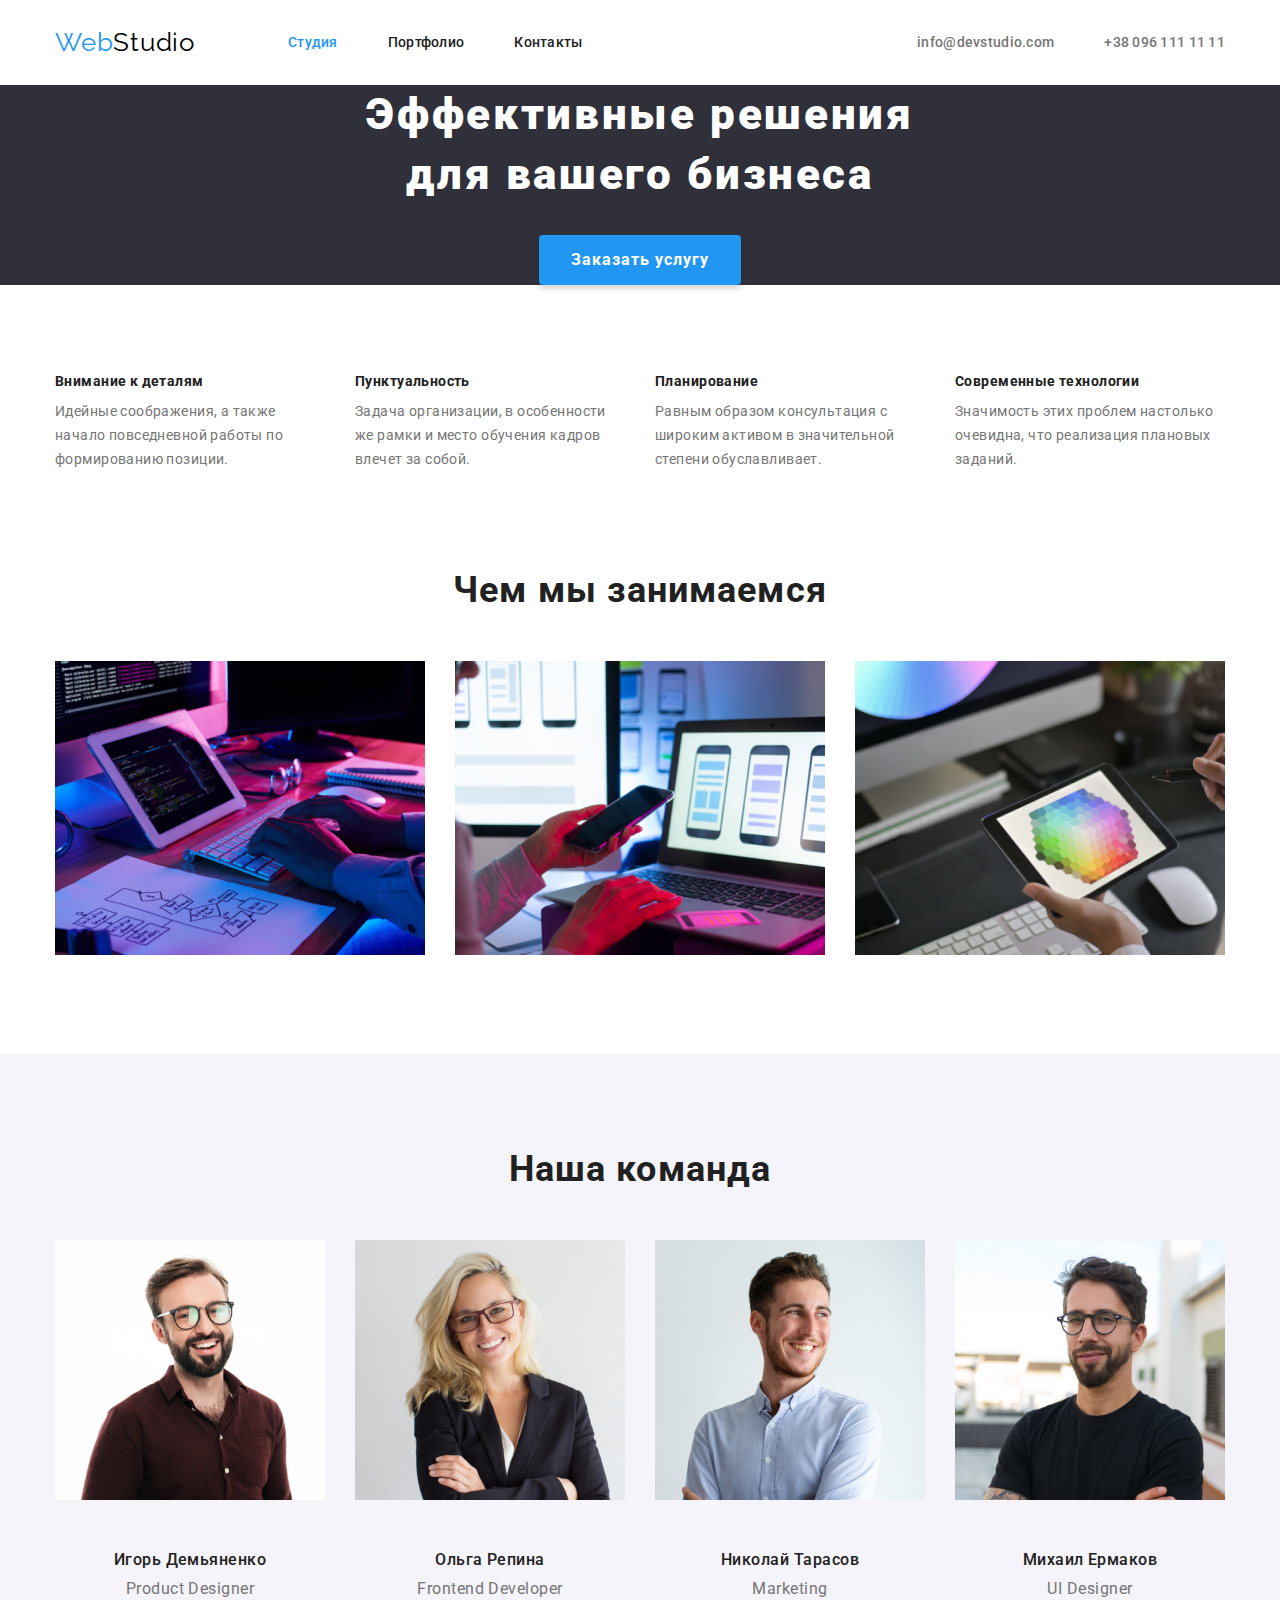
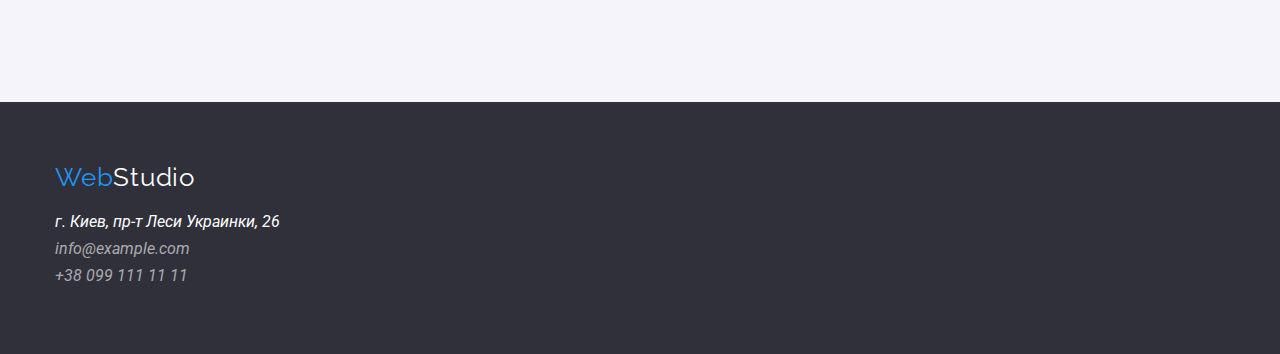
<file: index.html>
<!DOCTYPE html>
<html lang="ru">
  <head>
    <meta charset="UTF-8" />
    <meta name="viewport" content="width=device-width, initial-scale=1.0" />
    <title>Студия</title>
    <link
      href="https://fonts.googleapis.com/css2?family=Raleway:wght@700&family=Roboto:wght@400;500;700&display=swap"
      rel="stylesheet"
    />
    <link
      rel="stylesheet"
      href="https://cdnjs.cloudflare.com/ajax/libs/modern-normalize/0.7.0/modern-normalize.min.css"
    />
    <link rel="stylesheet" href="./CSS/styles.css" />
  </head>

  <body>
    <!-- Шапка -->

    <header class="page-header">
      <div class="header-flex container">
        <a href="/" class="logo"><span class="web-color">Web</span>Studio</a>
        <nav>
          <ul class="site-nav list">
            <li class="item">
              <a href="index.html" class="current">Студия</a>
            </li>
            <li class="item"><a href="portfolio.html">Портфолио</a></li>
            <li class="item"><a href="">Контакты</a></li>
          </ul>
        </nav>

        <!-- <div class="container"> -->
        <ul class="address-header list">
          <li class="item">
            <a href="mailto:info@devstudio.com">info@devstudio.com</a>
          </li>
          <li class="item">
            <a href="tel:+380961111111">+38 096 111 11 11</a>
          </li>
        </ul>
        <!-- </div> -->
      </div>
    </header>

    <!-- Уникальный контент страницы -->
    <main>
      <!-- Баннер -->
      <section class="hero">
        <div class="container">
          <h1 class="hero-title">
            Эффективные решения <br />
            для вашего бизнеса
          </h1>
          <p class="button-container">
            <a href="" class="button">Заказать услугу</a>
          </p>
        </div>
      </section>

      <!-- Особенности -->
      <section class="work-section">
        <div class="container">
          <!-- <h2 class="section-title">Особенности</h2> -->
          <ul class="feature-list list">
            <li class="item">
              <h3 class="title">Внимание к деталям</h3>
              <p class="desc">
                Идейные соображения, а также начало повседневной работы по
                формированию позиции.
              </p>
            </li>
            <li class="item">
              <h3 class="title">Пунктуальность</h3>
              <p class="desc">
                Задача организации, в особенности же рамки и место обучения
                кадров влечет за собой.
              </p>
            </li>
            <li class="item">
              <h3 class="title">Планирование</h3>
              <p class="desc">
                Равным образом консультация с широким активом в значительной
                степени обуславливает.
              </p>
            </li>
            <li class="item">
              <h3 class="title">Современные технологии</h3>
              <p class="desc">
                Значимость этих проблем настолько очевидна, что реализация
                плановых заданий.
              </p>
            </li>
          </ul>
        </div>
      </section>

      <!-- Чем мы занимаемся -->
      <section class="work-section">
        <div class="container">
          <h2 class="work-title">Чем мы занимаемся</h2>

          <ul class="work-list list">
            <li class="item">
              <img
                src="./images/what-are-we-doing-1.jpg"
                alt="Руки пишущие код"
                width="370"
                class="item-img list"
              />
            </li>
            <li class="item">
              <img
                src="./images/what-are-we-doing-2.jpg"
                alt="Тестируют мобильную версию"
                width="370"
                class="item-img list"
              />
            </li>
            <li class="item">
              <img
                src="./images/what-are-we-doing-3.jpg"
                alt="Дизайнер рисует на планшете"
                width="370"
                class="item-img list"
              />
            </li>
          </ul>
        </div>
      </section>

      <!-- Наша команда -->
      <section class="team-section">
        <div class="container">
          <h2 class="team-title">Наша команда</h2>
          <ul class="team-list list">
            <li class="item">
              <img
                src="./images/our-team-1.jpg"
                alt="Мужчина в очках с бородой"
                width="270"
                class="team-img"
              />
              <h3 class="title">Игорь Демьяненко</h3>
              <p class="desc">Product Designer</p>
            </li>

            <li class="item">
              <img
                src="./images/our-team-2.jpg"
                alt="Улыбающаяся блондинка в очках и в черном пиджаке"
                width="270"
                class="team-img"
              />
              <h3 class="title">Ольга Репина</h3>
              <p class="desc">Frontend Developer</p>
            </li>

            <li class="item">
              <img
                src="./images/our-team-3.jpg"
                alt="Улыбающийся парень в белой рубашке"
                width="270"
                class="team-img"
              />
              <h3 class="title">Николай Тарасов</h3>
              <p class="desc">Marketing</p>
            </li>

            <li class="item">
              <img
                src="./images/our-team-4.jpg"
                alt="Мужчина в круглых очках и черной футболке"
                width="270"
                class="team-img"
              />
              <h3 class="title">Михаил Ермаков</h3>
              <p class="desc">UI Designer</p>
            </li>
          </ul>
        </div>
      </section>
    </main>

    <!-- Подвал -->
    <footer class="footer">
      <!-- Лого и адресс -->
      <div class="container">
        <div class="footer-logo-container">
          <a href="/" class="logo"
            ><span class="web-color">Web</span
            ><span class="studio-color">Studio</span></a
          >
        </div>

        <address class="text">
          <span class="map">г. Киев, пр-т Леси Украинки, 26 </span><br />
          <span class="address">
            <span class="mail-address-container"> info@example.com</span><br />
            +38 099 111 11 11
          </span>
        </address>
      </div>
    </footer>
  </body>
</html>
</file>
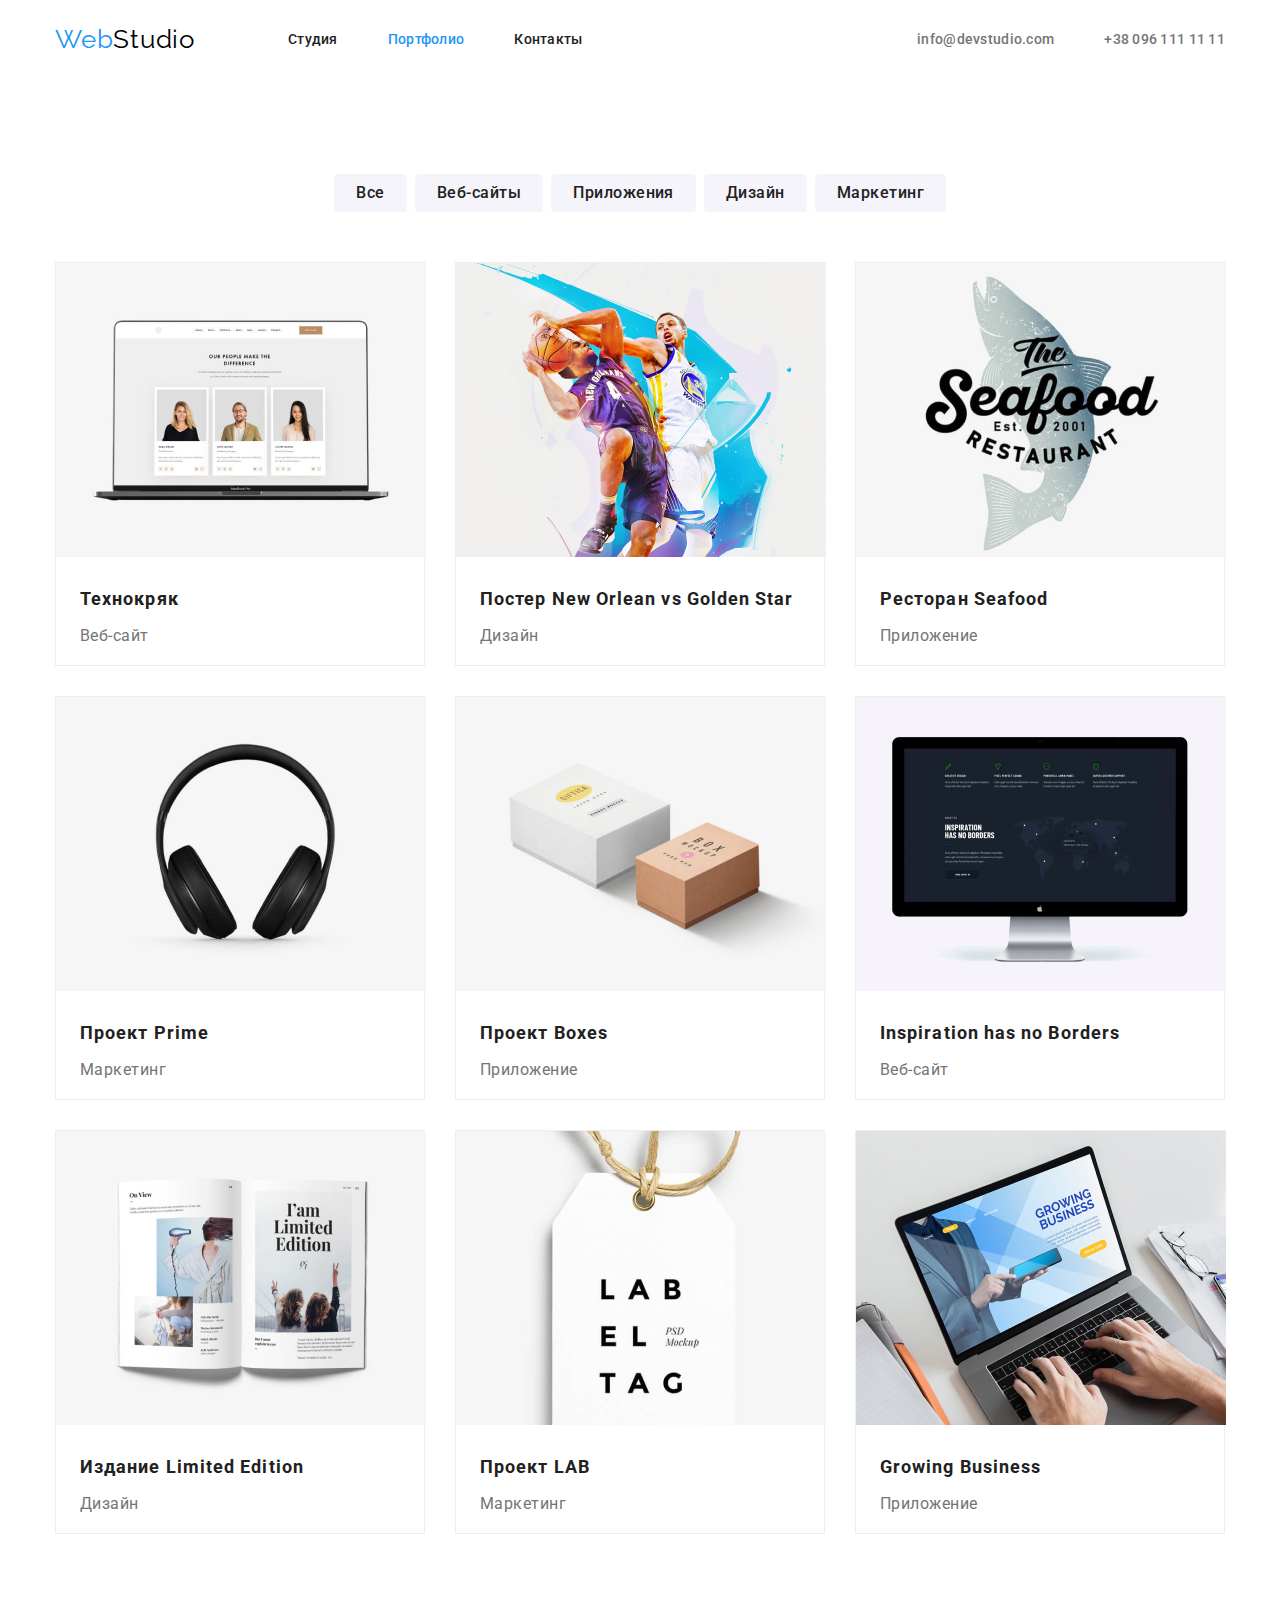
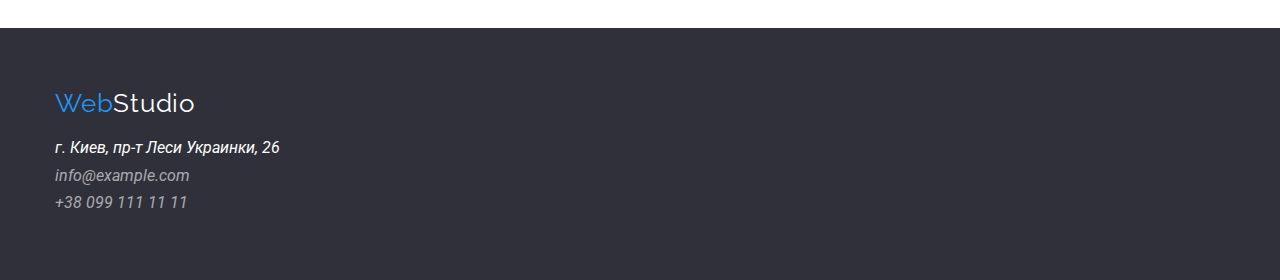
<file: portfolio.html>
<!DOCTYPE html>
<html lang="ru">
  <head>
    <meta charset="UTF-8" />
    <meta name="viewport" content="width=device-width, initial-scale=1.0" />
    <title>Портфолио</title>
    <link
      rel="stylesheet"
      href="https://fonts.googleapis.com/css2?family=Raleway:wght@700&family=Roboto:wght@400;500;700&display=swap"
    />
    <link
      rel="stylesheet"
      href="https://cdnjs.cloudflare.com/ajax/libs/modern-normalize/0.7.0/modern-normalize.min.css"
    />
    <link rel="stylesheet" href="./CSS/portfolio.css" />
  </head>

  <body>
    <!-- Шапка -->
    <header class="page-header">
      <div class="header-flex container">
        <a href="/" class="logo"><span class="web-color">Web</span>Studio</a>
        <nav>
          <ul class="site-nav list">
            <li class="item">
              <a href="index.html">Студия</a>
            </li>
            <li class="item">
              <a href="portfolio.html" class="current">Портфолио</a>
            </li>
            <li class="item"><a href="">Контакты</a></li>
          </ul>
        </nav>

        <!-- <div class="container"> -->
        <ul class="address-header list">
          <li class="item">
            <a href="mailto:info@devstudio.com">info@devstudio.com</a>
          </li>
          <li class="item">
            <a href="tel:+380961111111">+38 096 111 11 11</a>
          </li>
        </ul>
        <!-- </div> -->
      </div>
    </header>

    <!-- Уникальный контент страницы -->
    <main>
      <!-- Портфолио -->
      <section class="project-section">
        <div class="container">
          <!-- <h1 class="project-title-container">Проекты</h1> -->

          <!-- Фильтры -->
          <div class="buttons-container">
            <ul class="filters-list list">
              <li class="item"><button type="button">Все</button></li>
              <li class="item"><button type="button">Веб-сайты</button></li>
              <li class="item"><button type="button">Приложения</button></li>
              <li class="item"><button type="button">Дизайн</button></li>
              <li class="item"><button type="button">Маркетинг</button></li>
            </ul>
          </div>

          <!-- Проекты -->
          <ul class="project-list list">
            <li class="item">
              <a href="">
                <img
                  src="./images/project-1.jpg"
                  alt="Ноутбук, на экране три карточки с портретами людей"
                  width="370"
                  class="project-list-img"
                />
                <h2 class="title">Технокряк</h2>
                <p class="desc">Веб-сайт</p>
              </a>
            </li>
            <li class="item">
              <a href="">
                <img
                  src="./images/project-2.jpg"
                  alt="Два баскетболиста борятся за мяч"
                  width="370"
                  class="project-list-img"
                />
                <h2 class="title">Постер New Orlean vs Golden Star</h2>
                <p class="desc">Дизайн</p>
              </a>
            </li>
            <li class="item">
              <a href="">
                <img
                  src="./images/project-3.jpg"
                  alt="Логотип ресторона Seafood"
                  width="370"
                  class="project-list-img"
                />
                <h2 class="title">Ресторан Seafood</h2>
                <p class="desc">Приложение</p>
              </a>
            </li>
            <li class="item">
              <a href="">
                <img
                  src="./images/project-4.jpg"
                  alt="Черные накладные наушники"
                  width="370"
                  class="project-list-img"
                />
                <h2 class="title">Проект Prime</h2>
                <p class="desc">Маркетинг</p>
              </a>
            </li>
            <li class="item">
              <a href="">
                <img
                  src="./images/project-5.jpg"
                  alt="Две коробки. Одна белая, одна коричневая"
                  width="370"
                  class="project-list-img"
                />
                <h2 class="title">Проект Boxes</h2>
                <p class="desc">Приложение</p>
              </a>
            </li>
            <li class="item">
              <a href="">
                <img
                  src="./images/project-6.jpg"
                  alt="Черный монитор с серой ножкой"
                  width="370"
                  class="project-list-img"
                />
                <h2 class="title">Inspiration has no Borders</h2>
                <p class="desc">Веб-сайт</p>
              </a>
            </li>
            <li class="item">
              <a href="">
                <img
                  src="./images/project-7.jpg"
                  alt="Развернутая книга"
                  width="370"
                  class="project-list-img"
                />
                <h2 class="title">Издание Limited Edition</h2>
                <p class="desc">Дизайн</p>
              </a>
            </li>
            <li class="item">
              <a href="">
                <img
                  src="./images/project-8.jpg"
                  alt="<Белая бирка на коричневой веревке>"
                  width="370"
                  class="project-list-img"
                />
                <h2 class="title">Проект LAB</h2>
                <p class="desc">Маркетинг</p>
              </a>
            </li>
            <li class="item">
              <a href="">
                <img
                  src="./images/project-9.jpg"
                  alt="Руки на клавиатуре ноутбука"
                  width="370"
                  class="project-list-img"
                />
                <h2 class="title">Growing Business</h2>
                <p class="desc">Приложение</p>
              </a>
            </li>
          </ul>
        </div>
      </section>
    </main>

    <!-- Подвал -->
    <footer class="footer">
      <!-- Лого и адресс -->
      <div class="container">
        <div class="footer-logo-container">
          <a href="/" class="logo"
            ><span class="web-color">Web</span
            ><span class="studio-color">Studio</span></a
          >
        </div>

        <address class="text">
          <span class="map">г. Киев, пр-т Леси Украинки, 26 </span><br />
          <span class="address">
            <span class="mail-address-container"> info@example.com</span><br />
            +38 099 111 11 11
          </span>
        </address>
      </div>
    </footer>
  </body>
</html>
</file>
<file: CSS/styles.css>
/* html {
  box-sizing: border-box;
}

*,
*::before,
*::after {
  box-sizing: border-box;
} */

:root {
  --nav-text-color: #212121;
  --title-text-color: #212121;
  --accent-color: #2196f3;
  --description-text-color: #757575;
}

body {
  background-color: #ffffff;

  font-family: Roboto, sans-serif;
}

/* Утилиты */
.list {
  list-style: none;
  padding: 0px;
  margin: 0px;
}

.container {
  margin-left: auto;
  margin-right: auto;
  width: 1200px;
  padding-left: 15px;
  padding-right: 15px;

  background-color: #2f303af;
}

/* ШАПКА */

.header-flex {
  display: flex;
  align-items: center;
  height: 85px;
}

/* logo */
.logo {
  color: #000000;
  font-family: Raleway, sans-serif;
  font-size: 26px;
  line-height: 1.2;
  letter-spacing: 0.03em;
  text-decoration: none;
}

.web-color {
  color: var(--accent-color);
}

/* site-nav */
.site-nav {
  display: flex;
  margin-left: 93px;
}

.site-nav .item {
}

.site-nav .item:not(:last-child) {
  margin-right: 50px;
}

.site-nav a {
  display: block;
  padding-top: 34px;
  padding-bottom: 34px;

  color: var(--nav-text-color);
  font-weight: 500;
  font-size: 14px;
  line-height: 1.14;
  letter-spacing: 0.02em;

  text-decoration: none;
}

.site-nav a.current {
  color: var(--accent-color);
}

.site-nav a:hover,
.site-nav a:focus {
  color: var(--accent-color);
}

/* address-header */
.address-header {
  display: flex;
  margin-left: auto;
}

.address-header .item:not(:last-child) {
  margin-right: 50px;
}

.address-header a {
  display: block;
  padding-top: 34px;
  padding-bottom: 34px;

  color: #757575;
  font-weight: 500;
  font-size: 14px;
  line-height: 1.14;
  letter-spacing: 0.02em;

  text-decoration: none;
}

.address-header a:hover,
.address-header a:focus {
  color: var(--accent-color);
}
/* цвет основного текста #212121; */
/* вторичный цвет текста #757575; */
/* белый #FFFFFF; */
/* акцент #2196F3; */
/* в футере адрес (тел/мыло) rgba(255, 255, 255, 0.6); */

/* баннер */
.hero {
  background-color: #2f303a;

  margin-bottom: 89px;
  /* height: 600px; */

  text-align: center;
}

.hero-title,
.button {
  color: #ffffff;
}

.hero-title {
  height: 120px;
  margin-top: 0px;
  margin-bottom: 30px;

  font-weight: 900;
  font-size: 44px;
  line-height: 1.36;
  letter-spacing: 0.06em;
}

.button {
  display: inline-block;
  height: 50px;
  border-radius: 4px;
  box-shadow: 0px 4px 4px rgba(0, 0, 0, 0.15);
  padding: 10px 32px;
  min-width: 200px;

  background-color: var(--accent-color);
  font-weight: 700;
  font-size: 16px;
  line-height: 1.9;
  text-align: center;
  letter-spacing: 0.06em;

  text-decoration: none;
}

.button-container {
  margin-bottom: 0px;
  margin-top: 0px;
}

/* цвет заголовков секций */
.section-title {
  margin-top: 0px;
  margin-bottom: 0px;

  color: var(--title-text-color);
}

/* особенности */
.work-section {
  margin-bottom: 94px;
}

.feature-list {
  display: flex;
  height: 101px;
}

.feature-list .item:not(:last-child) {
  margin-right: 30px;
}

.feature-list .item {
  width: 270px;
}

.feature-list .title {
  margin-top: 0px;
  margin-bottom: 10px;

  color: var(--title-text-color);
  font-weight: 700;
  font-size: 14px;
  line-height: 1.14;
  letter-spacing: 0.03em;
}

.feature-list .desc {
  margin-top: 0px;
  margin-bottom: 0px;

  color: var(--description-text-color);
  font-weight: 400;
  font-size: 14px;
  line-height: 1.7;
  letter-spacing: 0.03em;
}

/* чем мы занимаемся */
.work-section {
  margin-bottom: 94px;
}

.work-list {
  display: flex;
}

.work-list .item:not(:last-child) {
  margin-right: 30px;
}

.work-title {
  margin-top: 0px;
  margin-bottom: 50px;

  color: var(--title-text-color);
  font-weight: 700;
  font-size: 36px;
  line-height: 1.17;
  text-align: center;
  letter-spacing: 0.03em;
}

/* наша команда */
.team-section {
  height: 648px;
}

.team-list {
  display: flex;
}

.team-list .item:not(:last-child) {
  margin-right: 30px;
}

.team-title {
  margin-top: 0px;
  margin-bottom: 50px;

  color: var(--title-text-color);
  font-weight: 700;
  font-size: 36px;
  line-height: 1.17;
  text-align: center;
  letter-spacing: 0.03em;
}

.team-img {
  margin-bottom: 30px;
}

.team-list .title {
  margin-bottom: 10px;

  color: var(--title-text-color);
  font-weight: 500;
  font-size: 16px;
  line-height: 1.19;
  text-align: center;
  letter-spacing: 0.03em;
}

.team-list .desc {
  margin-top: 0px;
  margin-bottom: 10px;

  color: var(--description-text-color);
  font-weight: 400;
  font-size: 16px;
  line-height: 19px;
  text-align: center;
  letter-spacing: 0.03em;
}

.team-section {
  margin-top: 0px;
  margin-bottom: 0px;
  padding-top: 94px;
  padding-bottom: 94px;

  background-color: #f5f4fa;
}

/* футер */
.footer {
  height: 252px;
  padding-top: 60px;
  padding-bottom: 60px;

  background-color: #2f303a;
}

.footer-logo-container {
  margin-bottom: 20px;
  display: inline-block;
  width: 1170px;

  color: #000000;
  font-family: Raleway, sans-serif;
  font-size: 26px;
  line-height: 1.2;
  letter-spacing: 0.03em;
}

.studio-color {
  color: #ffffff;
}

.footer .map {
  display: inline-block;
  margin-top: 0px;
  margin-bottom: 9px;

  color: #ffffff;
}

.footer .address {
  margin-top: 0px;
  margin-bottom: 0px;

  color: rgba(255, 255, 255, 0.6);
}

.mail-address-container {
  display: inline-block;
  margin-top: 0px;
  margin-bottom: 9px;
}

.tel-address-container {
  margin-top: 0px;
  margin-bottom: 0px;
}
/ .footer .text {
  display: inline-block;
  margin-top: 0px;
  margin-bottom: 60px;

  font-style: normal;
  font-weight: 400;
  font-size: 14px;
  line-height: 1.7;
  letter-spacing: 0.03em;
}
</file>
<file: CSS/portfolio.css>
/* html {
  box-sizing: border-box;
}

*,
*::before,
*::after {
  box-sizing: border-box;
} */

:root {
  --nav-text-color: #212121;
  --title-text-color: #212121;
  --accent-color: #2196f3;
  --description-text-color: #757575;
  --nav-filters-color: #212121;
}

body {
  background-color: #ffffff;

  font-family: Roboto, sans-serif;
}

.list {
  list-style: none;
  padding: 0px;
  margin: 0px;
}

/* ШАПКА */
.page-header {
  height: 80px;
  margin-top: 0px;
  margin-bottom: 94px;
}

.container {
  margin-left: auto;
  margin-right: auto;
  width: 1200px;
  padding-left: 15px;
  padding-right: 15px;

  background-color: #2f303af;
}

/* ШАПКА */

.header-flex {
  display: flex;
  align-items: center;
  height: 80px;
}

/* logo */
.logo {
  color: #000000;
  font-family: Raleway, sans-serif;
  font-size: 26px;
  line-height: 1.2;
  letter-spacing: 0.03em;
  text-decoration: none;
}

.web-color {
  color: var(--accent-color);
}

/* site-nav */
.site-nav {
  display: flex;
  margin-left: 93px;
}

.site-nav .item:not(:last-child) {
  margin-right: 50px;
}

.site-nav a {
  display: block;
  padding-top: 34px;
  padding-bottom: 34px;

  color: var(--nav-text-color);
  font-weight: 500;
  font-size: 14px;
  line-height: 1.14;
  letter-spacing: 0.02em;

  text-decoration: none;
}

.site-nav a.current {
  color: var(--accent-color);
}

.site-nav a:hover,
.site-nav a:focus {
  color: var(--accent-color);
}

/* address-header */
.address-header {
  display: flex;
  margin-left: auto;
}

.address-header .item:not(:last-child) {
  margin-right: 50px;
}

.address-header a {
  display: block;
  padding-top: 34px;
  padding-bottom: 34px;

  color: #757575;
  font-weight: 500;
  font-size: 14px;
  line-height: 1.14;
  letter-spacing: 0.02em;

  text-decoration: none;
}

.address-header a:hover,
.address-header a:focus {
  color: var(--accent-color);
}

/* БОДИ */

.project-section {
  height: 1360px;

  margin-top: 0px;
  margin-bottom: 94px;
  padding-top: 0px;
  padding-block: 0px;
}

.project-title-container {
  margin-top: 0px;
  margin-bottom: 0px;
}

/* фильтры */
.filters-list {
  display: inline-flex;
  align-items: center;
}

.filters-list .item:not(:last-child) {
  margin-right: 8px;
}

.filters-list button {
  background-color: #f5f4fa;
  color: var(--nav-filters-color);

  font-weight: 500;
  font-size: 16px;
  line-height: 1.6;
  text-align: center;
  letter-spacing: 0.03em;

  border-radius: 4px;
  border: transparent;

  padding: 6px 22px;
  min-width: 73px;
}

.filters-list button:hover,
.filters-list button:focus {
  color: #ffffff;
  background-color: var(--accent-color);
}

.buttons-container {
  height: 54px;
  margin-top: 0px;
  margin-bottom: 34px;
  text-align: center;
}

.button {
  padding: 6px 22px;
}

/* проекты */

.project-list {
  display: flex;
  flex-wrap: wrap;
}

.project-list .item {
  height: 404px;
  width: calc((100% - 2 * 30px) / 3);
  margin-right: 30px;
  margin-bottom: 30px;

  background: #ffffff;
  border: 1px solid #eeeeee;
}

.project-list .item:nth-child(3n) {
  margin-right: 0px;
}

.project-list .item:nth-last-child(-n + 3) {
  margin-bottom: 0px;
}

.project-list .title {
  color: var(--title-text-color);

  font-weight: 700;
  font-size: 18px;
  line-height: 2;
  letter-spacing: 0.06em;

  margin-top: 0px;
  margin-bottom: 4px;
  padding-right: 24px;
  padding-left: 24px;
}

.project-list .desc {
  color: var(--description-text-color);

  font-weight: 400;
  font-size: 16px;
  line-height: 1.9;
  letter-spacing: 0.03em;

  margin-top: 0px;
  margin-bottom: 20px;
  padding-right: 24px;
  padding-left: 24px;
}

.project-list a {
  text-decoration: none;
}

.project-list-img {
  margin-top: 0px;
  margin-bottom: 20px;
}

/* футер */
.footer {
  height: 252px;
  padding-top: 60px;
  padding-bottom: 60px;

  background-color: #2f303a;
}

.footer-container {
  /* display: inline-block; */

  margin-top: 0px;
  margin-bottom: 0px;

  margin-left: auto;
  margin-right: auto;

  width: 1200px;

  background-color: #2f303a;
}

.footer-logo-container {
  margin-bottom: 20px;

  display: inline-block;

  width: 1170px;

  color: #000000;
  font-family: Raleway, sans-serif;
  font-size: 26px;
  line-height: 1.2;
  letter-spacing: 0.03em;
}

.studio-color {
  color: #ffffff;
}

.footer .map {
  color: #ffffff;

  display: inline-block;

  margin-top: 0px;
  margin-bottom: 9px;
}

.footer .address {
  margin-top: 0px;
  margin-bottom: 0px;

  color: rgba(255, 255, 255, 0.6);
}

.mail-address-container {
  display: inline-block;

  margin-top: 0px;
  margin-bottom: 9px;
}

.tel-address-container {
  margin-top: 0px;
  margin-bottom: 0px;
}
/ .footer .text {
  display: inline-block;

  margin-top: 0px;
  margin-bottom: 60px;

  font-style: normal;
  font-weight: 400;
  font-size: 14px;
  line-height: 1.7;
  letter-spacing: 0.03em;
}
</file>
